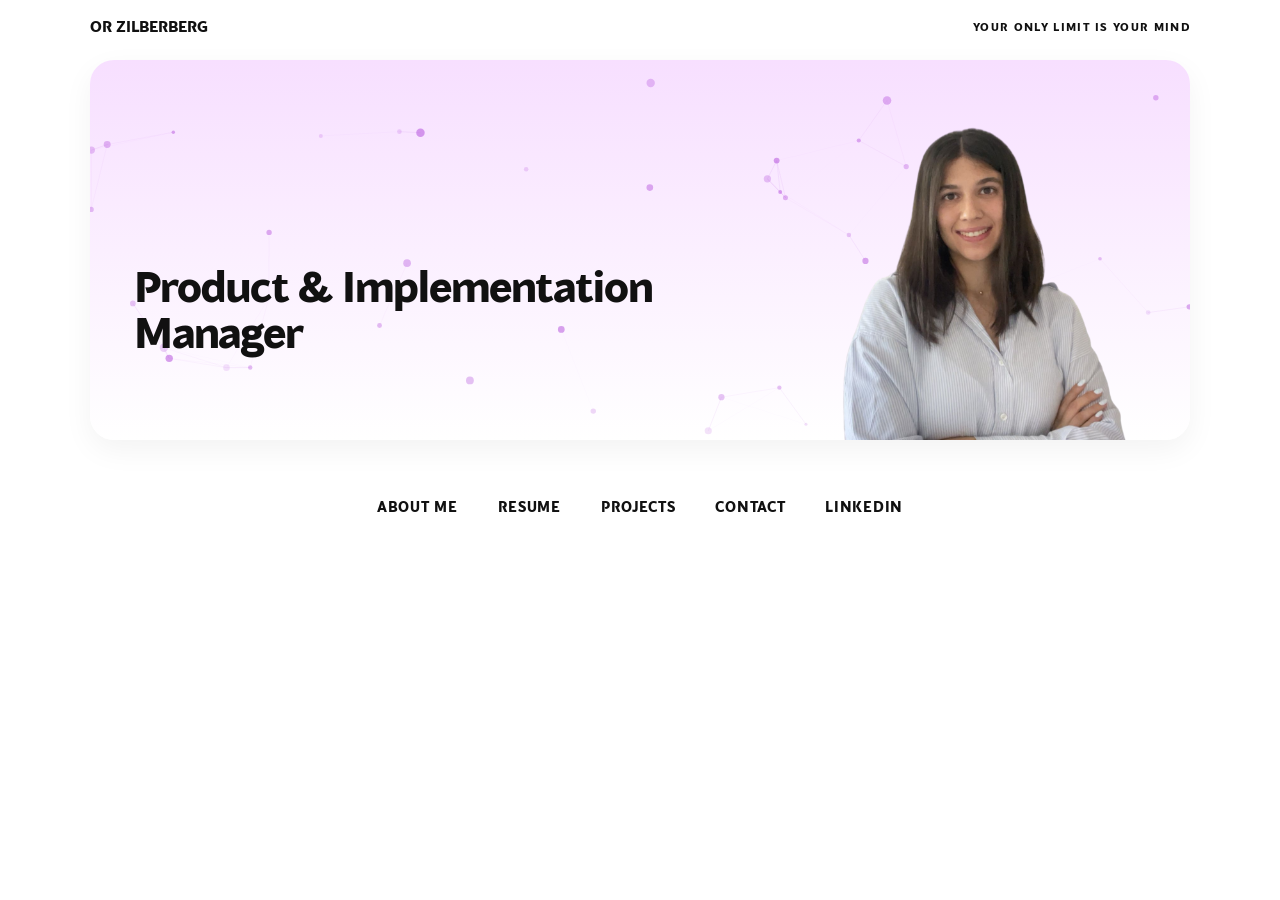
<file: index.html>
<!DOCTYPE html>
<html lang="he">
<head>
  <meta charset="UTF-8">
  <meta name="viewport" content="width=device-width, initial-scale=1.0">
  <title>Or Zilberberg | Portfolio</title>
  <!-- Google tag (gtag.js) -->
  <script async src="https://www.googletagmanager.com/gtag/js?id=G-SN2CH626FL"></script>
  <script>
    window.dataLayer = window.dataLayer || [];
    function gtag(){dataLayer.push(arguments);}
    gtag('js', new Date());
    gtag('config', 'G-SN2CH626FL');
  </script>
  <link rel="stylesheet" href="assets/css/base.css">
  <link rel="stylesheet" href="assets/css/index.css">
</head>
<body>

  <div class="wrapper">
    <header class="top-bar">
      <div class="logo">Or Zilberberg</div>
      <div class="tagline">YOUR ONLY LIMIT IS YOUR MIND</div>
    </header>

    <main class="card-body" id="hero-card">
      <canvas id="particles-canvas"></canvas>
      <div class="card-text">
        <h1>Product & Implementation Manager</h1>
      </div>
      <div class="card-image">
        <img src="assets/images/orzil.png" alt="Or Zilberberg">
      </div>
    </main>

    <nav class="footer-nav"></nav>
  </div>

  <script src="assets/js/page-transition.js"></script>
  <script src="assets/js/nav.js"></script>
  <script src="assets/js/particles-hero.js"></script>
</body>
</html>
</file>
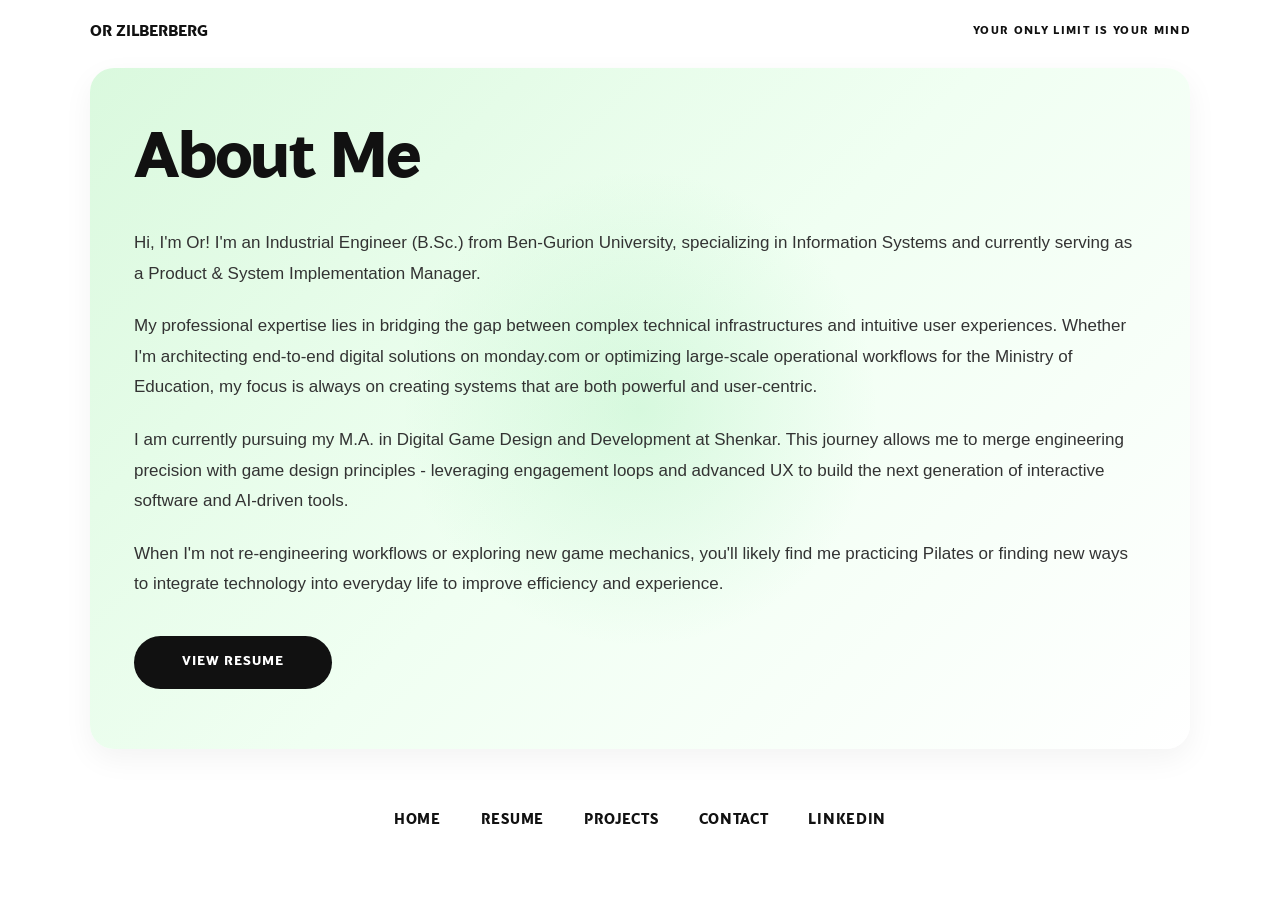
<file: public/about.html>
<!DOCTYPE html>
<html lang="he">
<head>
  <meta charset="UTF-8">
  <meta name="viewport" content="width=device-width, initial-scale=1.0">
  <title>About Me | Or Zilberberg</title>
  <!-- Google tag (gtag.js) -->
  <script async src="https://www.googletagmanager.com/gtag/js?id=G-SN2CH626FL"></script>
  <script>
    window.dataLayer = window.dataLayer || [];
    function gtag(){dataLayer.push(arguments);}
    gtag('js', new Date());
    gtag('config', 'G-SN2CH626FL');
  </script>
  <link rel="stylesheet" href="../assets/css/base.css">
  <link rel="stylesheet" href="../assets/css/about.css">
</head>
<body>

  <div class="wrapper">
    <header class="top-bar">
      <div class="logo">Or Zilberberg</div>
      <div class="tagline">YOUR ONLY LIMIT IS YOUR MIND</div>
    </header>

    <main class="card-about" id="about-card">
      <canvas id="about-canvas"></canvas>
      <div class="about-content">
        <h1 data-text="About Me">About Me</h1>
        <div class="bio-text">
          <p>Hi, I'm Or! I'm an Industrial Engineer (B.Sc.) from Ben-Gurion University, specializing in Information Systems and currently serving as a Product &amp; System Implementation Manager.</p>
          <p>My professional expertise lies in bridging the gap between complex technical infrastructures and intuitive user experiences. Whether I'm architecting end-to-end digital solutions on monday.com or optimizing large-scale operational workflows for the Ministry of Education, my focus is always on creating systems that are both powerful and user-centric.</p>
          <p>I am currently pursuing my M.A. in Digital Game Design and Development at Shenkar. This journey allows me to merge engineering precision with game design principles - leveraging engagement loops and advanced UX to build the next generation of interactive software and AI-driven tools.</p>
          <p>When I'm not re-engineering workflows or exploring new game mechanics, you'll likely find me practicing Pilates or finding new ways to integrate technology into everyday life to improve efficiency and experience.</p>
        </div>
        <div class="resume-btn-wrap">
          <a href="resume.html" class="btn-view-resume">View Resume</a>
        </div>
      </div>
    </main>

    <nav class="footer-nav"></nav>
  </div>

  <script src="../assets/js/page-transition.js"></script>
  <script src="../assets/js/nav.js"></script>
  <script src="../assets/js/about.js"></script>
</body>
</html>
</file>
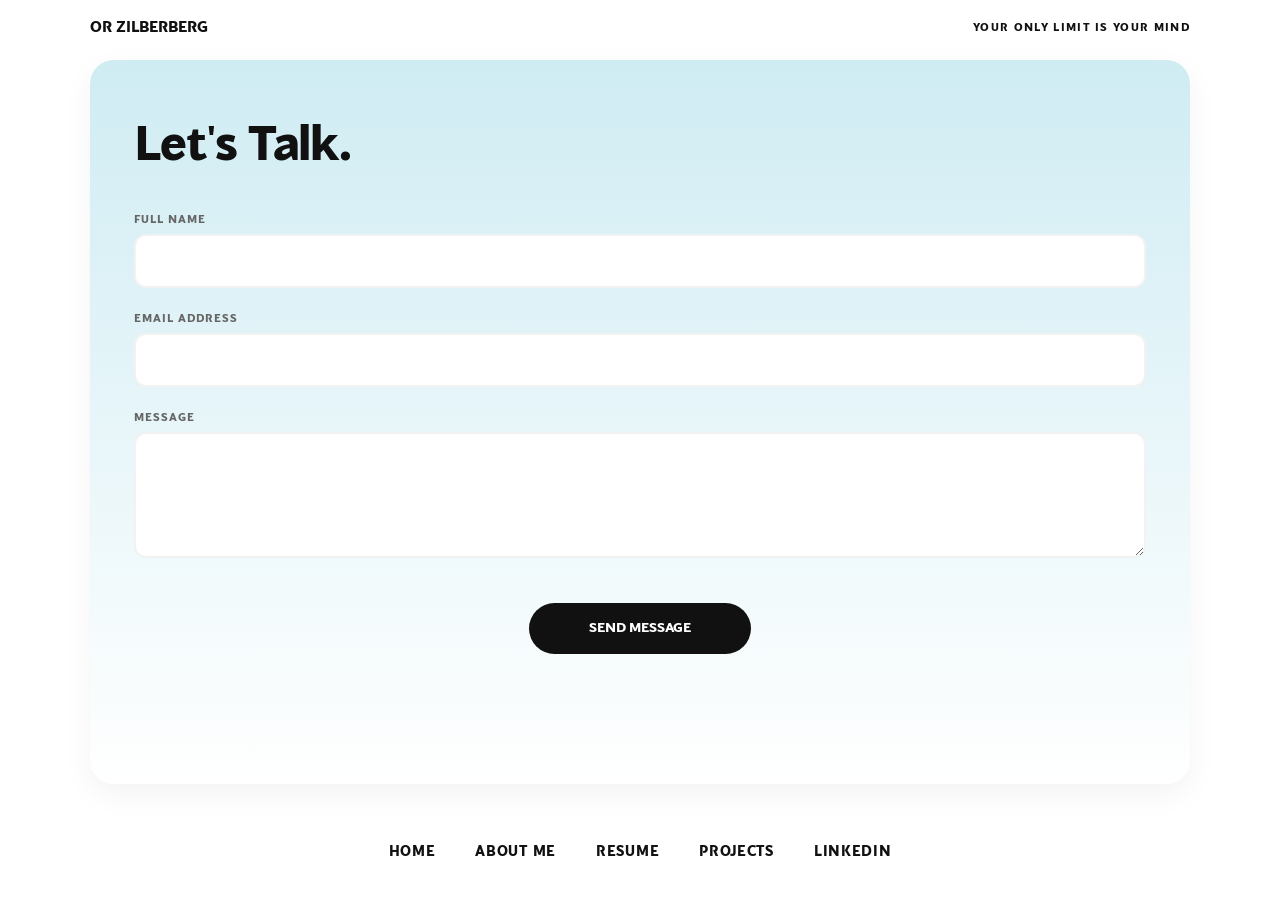
<file: public/contact.html>
<!DOCTYPE html>
<html lang="he">
<head>
  <meta charset="UTF-8">
  <meta name="viewport" content="width=device-width, initial-scale=1.0">
  <title>Contact | Or Zilberberg</title>
  <!-- Google tag (gtag.js) -->
  <script async src="https://www.googletagmanager.com/gtag/js?id=G-SN2CH626FL"></script>
  <script>
    window.dataLayer = window.dataLayer || [];
    function gtag(){dataLayer.push(arguments);}
    gtag('js', new Date());
    gtag('config', 'G-SN2CH626FL');
  </script>
  <link rel="stylesheet" href="../assets/css/base.css">
  <link rel="stylesheet" href="../assets/css/contact.css">
</head>
<body>

  <div class="wrapper">
    <header class="top-bar">
      <div class="logo">Or Zilberberg</div>
      <div class="tagline">YOUR ONLY LIMIT IS YOUR MIND</div>
    </header>

    <main class="card-contact">
      <div class="bubbles">
        <span></span><span></span><span></span><span></span><span></span>
        <span></span><span></span><span></span><span></span><span></span>
      </div>
      <h1>Let's Talk.</h1>

      <form class="contact-form" id="contactForm" action="https://formspree.io/f/xvzvyvgd" method="POST">
        <div class="form-group">
          <label>Full Name</label>
          <input type="text" name="name" required>
        </div>
        <div class="form-group">
          <label>Email Address</label>
          <input type="email" name="email" required>
        </div>
        <div class="form-group">
          <label>Message</label>
          <textarea name="message" rows="5" required></textarea>
        </div>
        <button type="submit" class="btn-send" id="submitBtn">Send Message</button>
      </form>
    </main>

    <nav class="footer-nav"></nav>
  </div>

  <div class="modal-overlay" id="modalOverlay">
    <div class="modal-content">
      <h3>Message Sent! ✨</h3>
      <p>Thanks for reaching out. I'll get back to you soon.</p>
      <button class="btn-close" id="closeModal">Got it</button>
    </div>
  </div>

  <script src="../assets/js/page-transition.js"></script>
  <script src="../assets/js/nav.js"></script>
  <script src="../assets/js/contact.js"></script>
</body>
</html>
</file>
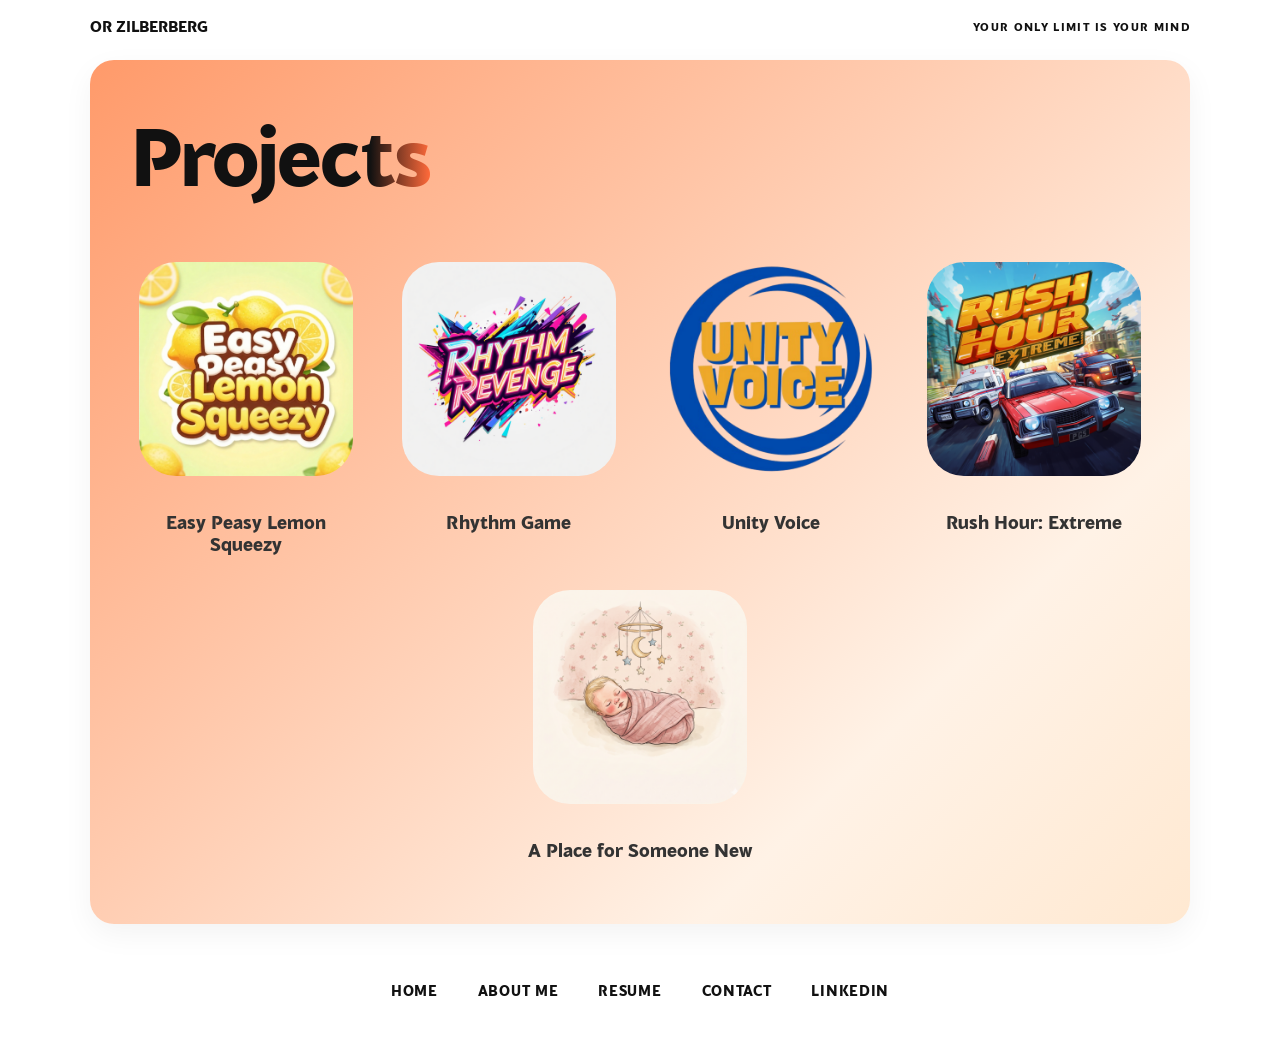
<file: public/projects.html>
<!DOCTYPE html>
<html lang="he">
<head>
  <meta charset="UTF-8">
  <meta name="viewport" content="width=device-width, initial-scale=1.0">
  <title>Projects | Or Zilberberg</title>
  <!-- Google tag (gtag.js) -->
  <script async src="https://www.googletagmanager.com/gtag/js?id=G-SN2CH626FL"></script>
  <script>
    window.dataLayer = window.dataLayer || [];
    function gtag(){dataLayer.push(arguments);}
    gtag('js', new Date());
    gtag('config', 'G-SN2CH626FL');
  </script>
  <link rel="stylesheet" href="../assets/css/base.css">
  <link rel="stylesheet" href="../assets/css/projects.css">
</head>
<body>

  <div class="wrapper">
    <header class="top-bar">
      <div class="logo">Or Zilberberg</div>
      <div class="tagline">YOUR ONLY LIMIT IS YOUR MIND</div>
    </header>

    <main class="projects-container">
      <h1>Projects</h1>

      <div class="projects-grid">
        <a href="projects/‏‏project-lemon.html" class="project-card">
          <div class="card-glow"></div>
          <img src="../assets/images/EasyPeasyLemonSqueezy.png" alt="Easy Peasy Lemon Squeezy">
          <h3>Easy Peasy Lemon Squeezy</h3>
        </a>

        <a href="projects/‏‏‏‏project-rhythm.html" class="project-card">
          <div class="card-glow"></div>
          <img src="../assets/images/RhythmGame.png" class="rhythm-img" alt="Rhythm Game">
          <h3>Rhythm Game</h3>
        </a>

        <a href="./projects/project-unityvoice.html" class="project-card">
          <div class="card-glow"></div>
          <img src="../assets/images/unityvoice.png" alt="Unity Voice">
          <h3>Unity Voice</h3>
        </a>

        <a href="projects/project-rushhour.html" class="project-card">
          <div class="card-glow"></div>
          <img src="../assets/images/Rush Hour Extreme.png" alt="Rush Hour Extreme">
          <h3>Rush Hour: Extreme</h3>
        </a>

        <a href="projects/project-newplace.html" class="project-card">
          <div class="card-glow"></div>
          <img src="../assets/images/APlaceForSomeoneNew.png" alt="A Place for Someone New">
          <h3>A Place for Someone New</h3>
        </a>
      </div>
    </main>

    <nav class="footer-nav"></nav>
  </div>

  <script src="../assets/js/page-transition.js"></script>
  <script src="../assets/js/nav.js"></script>
  <script src="../assets/js/projects.js"></script>
</body>
</html>
</file>
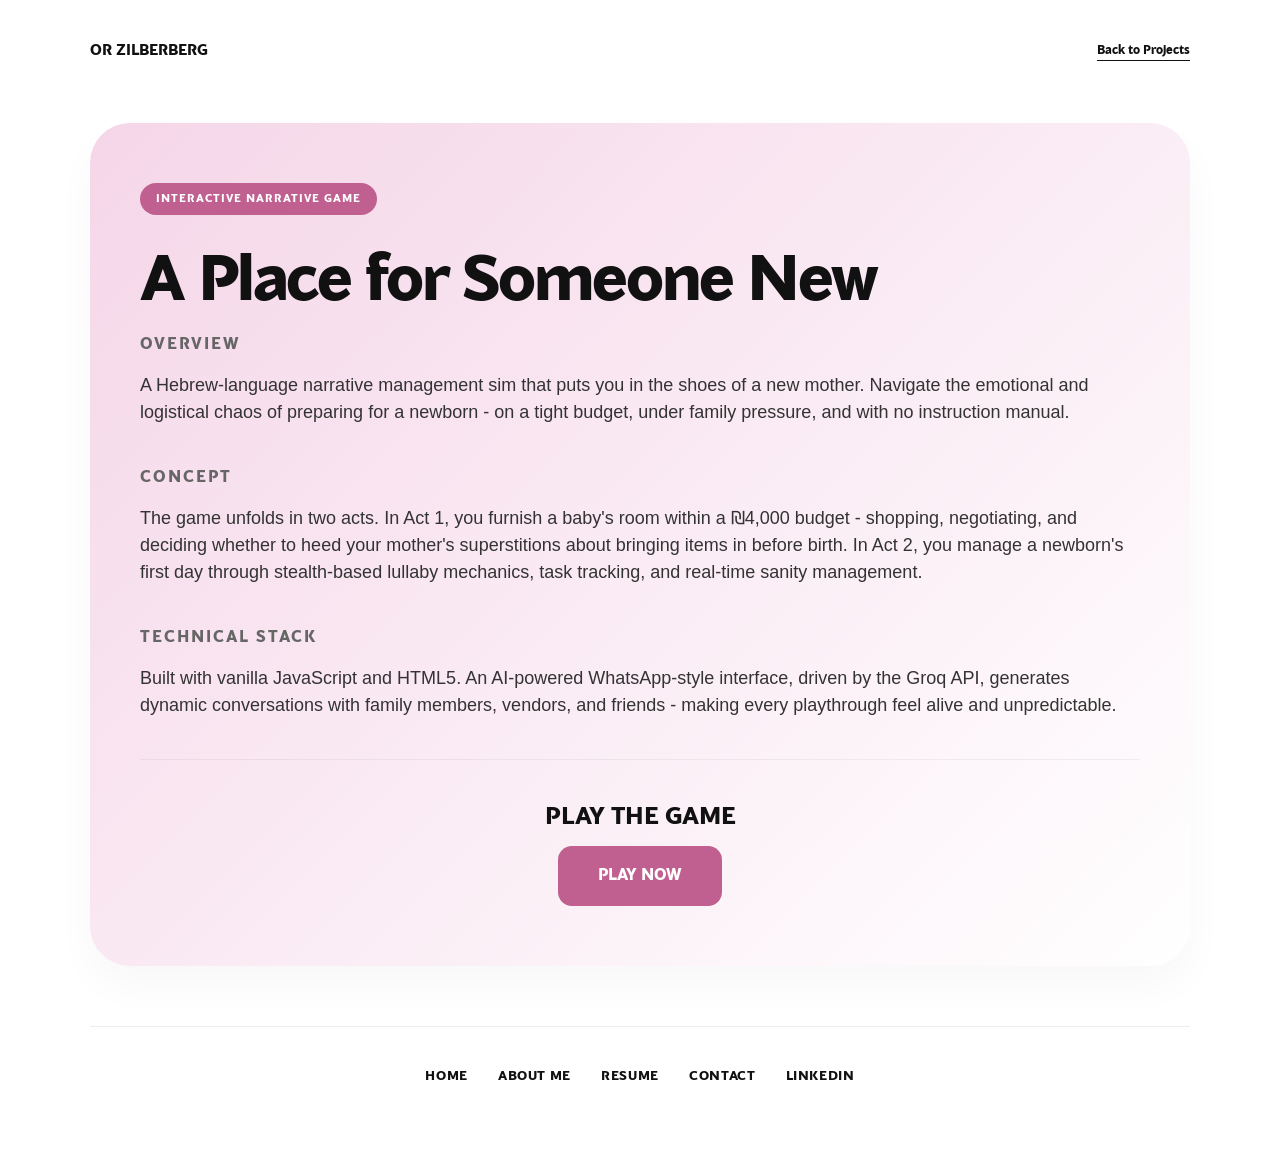
<file: public/projects/project-newplace.html>
<!DOCTYPE html>
<html lang="en">
<head>
  <meta charset="UTF-8">
  <meta name="viewport" content="width=device-width, initial-scale=1.0">
  <title>A Place for Someone New | Case Study</title>
  <!-- Google tag (gtag.js) -->
  <script async src="https://www.googletagmanager.com/gtag/js?id=G-SN2CH626FL"></script>
  <script>
    window.dataLayer = window.dataLayer || [];
    function gtag(){dataLayer.push(arguments);}
    gtag('js', new Date());
    gtag('config', 'G-SN2CH626FL');
  </script>
  <link rel="stylesheet" href="../../assets/css/base.css">
  <link rel="stylesheet" href="../../assets/css/project-newplace.css">
</head>
<body>

  <div class="wrapper">
    <header class="top-bar">
      <div class="logo">OR ZILBERBERG</div>
      <a href="../projects.html" class="back-link">Back to Projects</a>
    </header>

    <main class="project-content">
      <div class="heart-field">
        <span>&#x2665;</span><span>&#x2665;</span><span>&#x2665;</span><span>&#x2665;</span>
        <span>&#x2665;</span><span>&#x2665;</span><span>&#x2665;</span>
      </div>
      <div class="project-info">
        <span class="badge">Interactive Narrative Game</span>
        <h1>A Place for Someone New</h1>

        <div class="section">
          <h2>Overview</h2>
          <p>A Hebrew-language narrative management sim that puts you in the shoes of a new mother. Navigate the emotional and logistical chaos of preparing for a newborn - on a tight budget, under family pressure, and with no instruction manual.</p>
        </div>

        <div class="section">
          <h2>Concept</h2>
          <p>The game unfolds in two acts. In Act 1, you furnish a baby's room within a ₪4,000 budget - shopping, negotiating, and deciding whether to heed your mother's superstitions about bringing items in before birth. In Act 2, you manage a newborn's first day through stealth-based lullaby mechanics, task tracking, and real-time sanity management.</p>
        </div>

        <div class="section">
          <h2>Technical Stack</h2>
          <p>Built with vanilla JavaScript and HTML5. An AI-powered WhatsApp-style interface, driven by the Groq API, generates dynamic conversations with family members, vendors, and friends - making every playthrough feel alive and unpredictable.</p>
        </div>

        <div class="cta-area">
          <h2>Play the Game</h2>
          <a href="https://a-place-for-someone-new.vercel.app/" target="_blank" class="btn-demo">Play Now</a>
        </div>
      </div>
    </main>

    <nav class="footer-nav"></nav>
  </div>

  <script src="../../assets/js/page-transition.js"></script>
  <script src="../../assets/js/nav.js"></script>
</body>
</html>
</file>
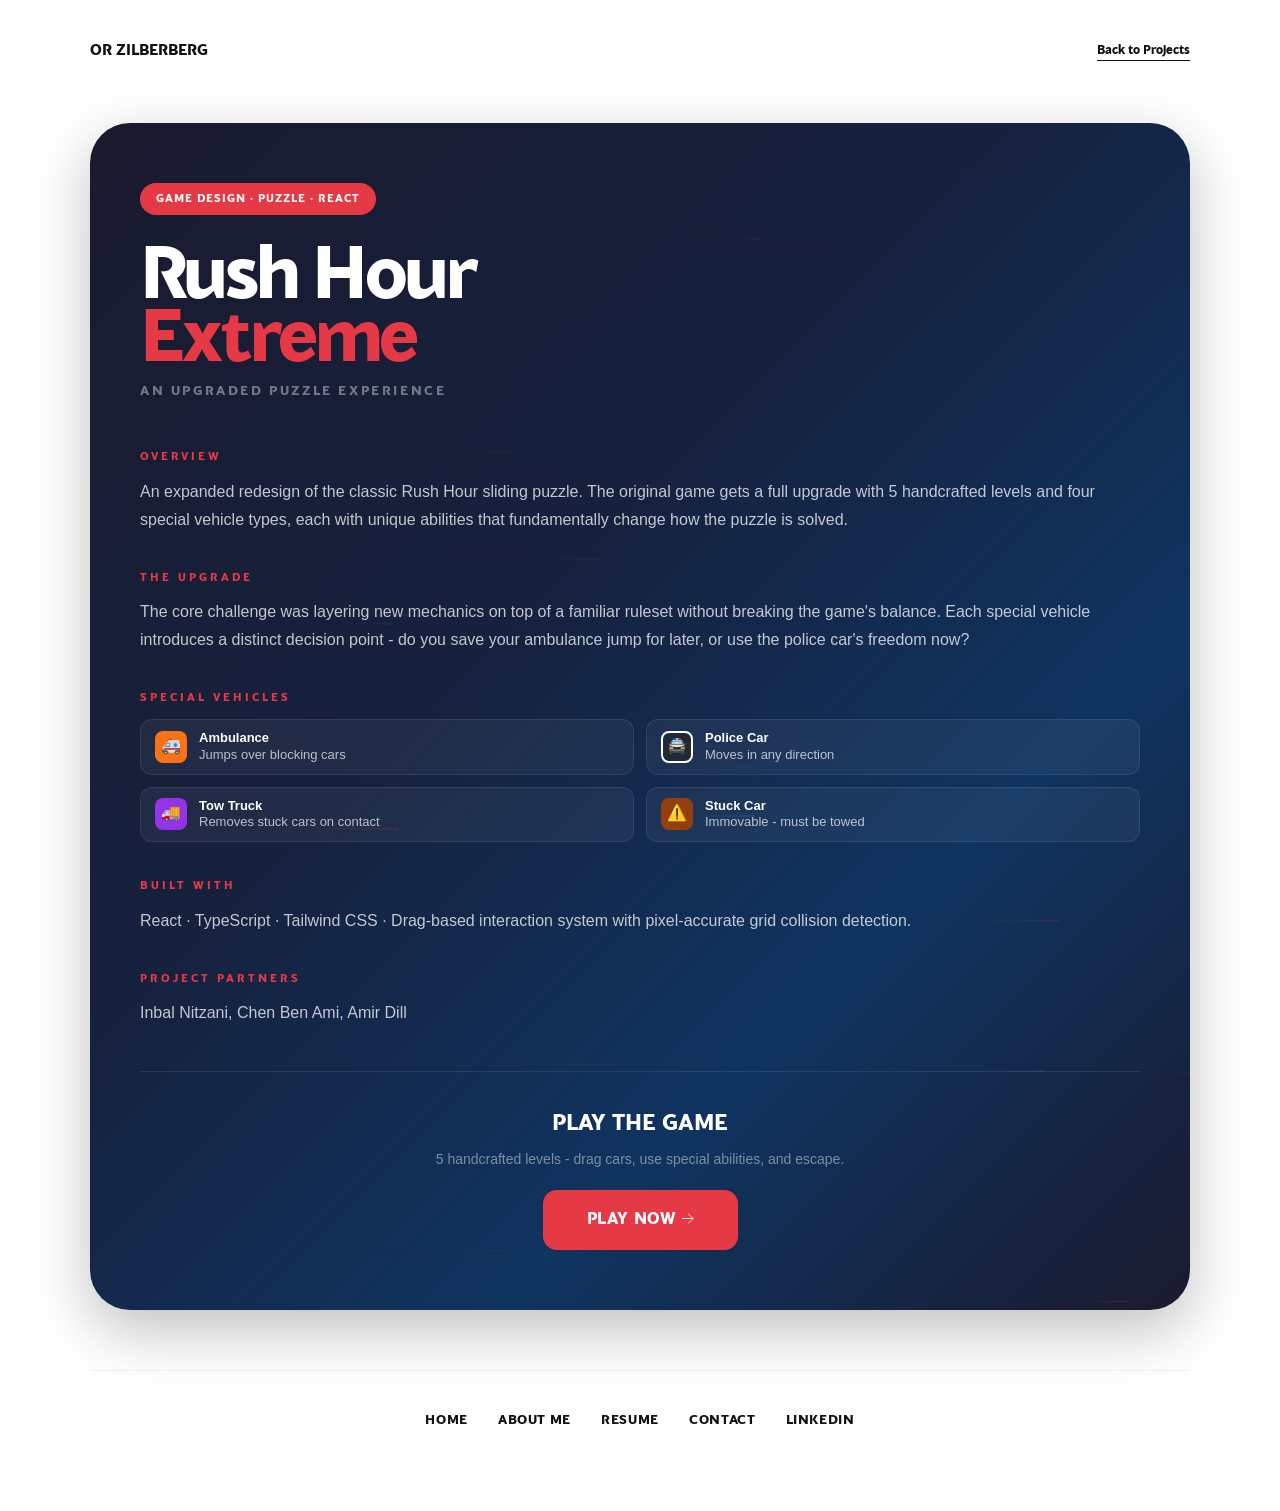
<file: public/projects/project-rushhour.html>
<!DOCTYPE html>
<html lang="en">
<head>
  <meta charset="UTF-8">
  <meta name="viewport" content="width=device-width, initial-scale=1.0">
  <title>Rush Hour: Extreme | Or Zilberberg</title>
  <!-- Google tag (gtag.js) -->
  <script async src="https://www.googletagmanager.com/gtag/js?id=G-SN2CH626FL"></script>
  <script>
    window.dataLayer = window.dataLayer || [];
    function gtag(){dataLayer.push(arguments);}
    gtag('js', new Date());
    gtag('config', 'G-SN2CH626FL');
  </script>
  <link rel="stylesheet" href="../../assets/css/base.css">
  <link rel="stylesheet" href="../../assets/css/project-rushhour.css">
</head>
<body>

  <div class="wrapper">
    <header class="top-bar">
      <div class="logo">OR ZILBERBERG</div>
      <a href="../projects.html" class="back-link">Back to Projects</a>
    </header>

    <main class="project-content" id="rh-card">
      <canvas id="streak-canvas"></canvas>

      <div class="project-info">
        <span class="badge">Game Design · Puzzle · React</span>
        <h1>Rush Hour<br><span>Extreme</span></h1>
        <p class="subtitle">An Upgraded Puzzle Experience</p>

        <div class="project-body">
          <div class="project-text">

            <div class="section">
              <h2>Overview</h2>
              <p>An expanded redesign of the classic Rush Hour sliding puzzle. The original game gets a full upgrade with 5 handcrafted levels and four special vehicle types, each with unique abilities that fundamentally change how the puzzle is solved.</p>
            </div>

            <div class="section">
              <h2>The Upgrade</h2>
              <p>The core challenge was layering new mechanics on top of a familiar ruleset without breaking the game's balance. Each special vehicle introduces a distinct decision point - do you save your ambulance jump for later, or use the police car's freedom now?</p>
            </div>

            <div class="section">
              <h2>Special Vehicles</h2>
              <div class="cars-grid">
                <div class="car-item">
                  <div class="car-dot" style="background:#F97316;">🚑</div>
                  <span><strong style="color:#fff;">Ambulance</strong><br>Jumps over blocking cars</span>
                </div>
                <div class="car-item">
                  <div class="car-dot" style="background:#1F2937; border: 2px solid #fff;">🚔</div>
                  <span><strong style="color:#fff;">Police Car</strong><br>Moves in any direction</span>
                </div>
                <div class="car-item">
                  <div class="car-dot" style="background:#9333EA;">🚚</div>
                  <span><strong style="color:#fff;">Tow Truck</strong><br>Removes stuck cars on contact</span>
                </div>
                <div class="car-item">
                  <div class="car-dot" style="background:#92400E;">⚠️</div>
                  <span><strong style="color:#fff;">Stuck Car</strong><br>Immovable - must be towed</span>
                </div>
              </div>
            </div>

            <div class="section">
              <h2>Built With</h2>
              <p>React · TypeScript · Tailwind CSS · Drag-based interaction system with pixel-accurate grid collision detection.</p>
            </div>

            <div class="section">
              <h2>Project partners</h2>
              <p>Inbal Nitzani, Chen Ben Ami, Amir Dill</p>
            </div>

          </div>
        </div>

        <div class="cta-area">
          <h2>Play the Game</h2>
          <p>5 handcrafted levels - drag cars, use special abilities, and escape.</p>
          <a href="rush-hour-game.html" class="btn-demo">Play Now →</a>
        </div>
      </div>
    </main>

    <nav class="footer-nav"></nav>
  </div>

  <script src="../../assets/js/page-transition.js"></script>
  <script src="../../assets/js/nav.js"></script>
  <script src="../../assets/js/streak-canvas.js"></script>
</body>
</html>
</file>
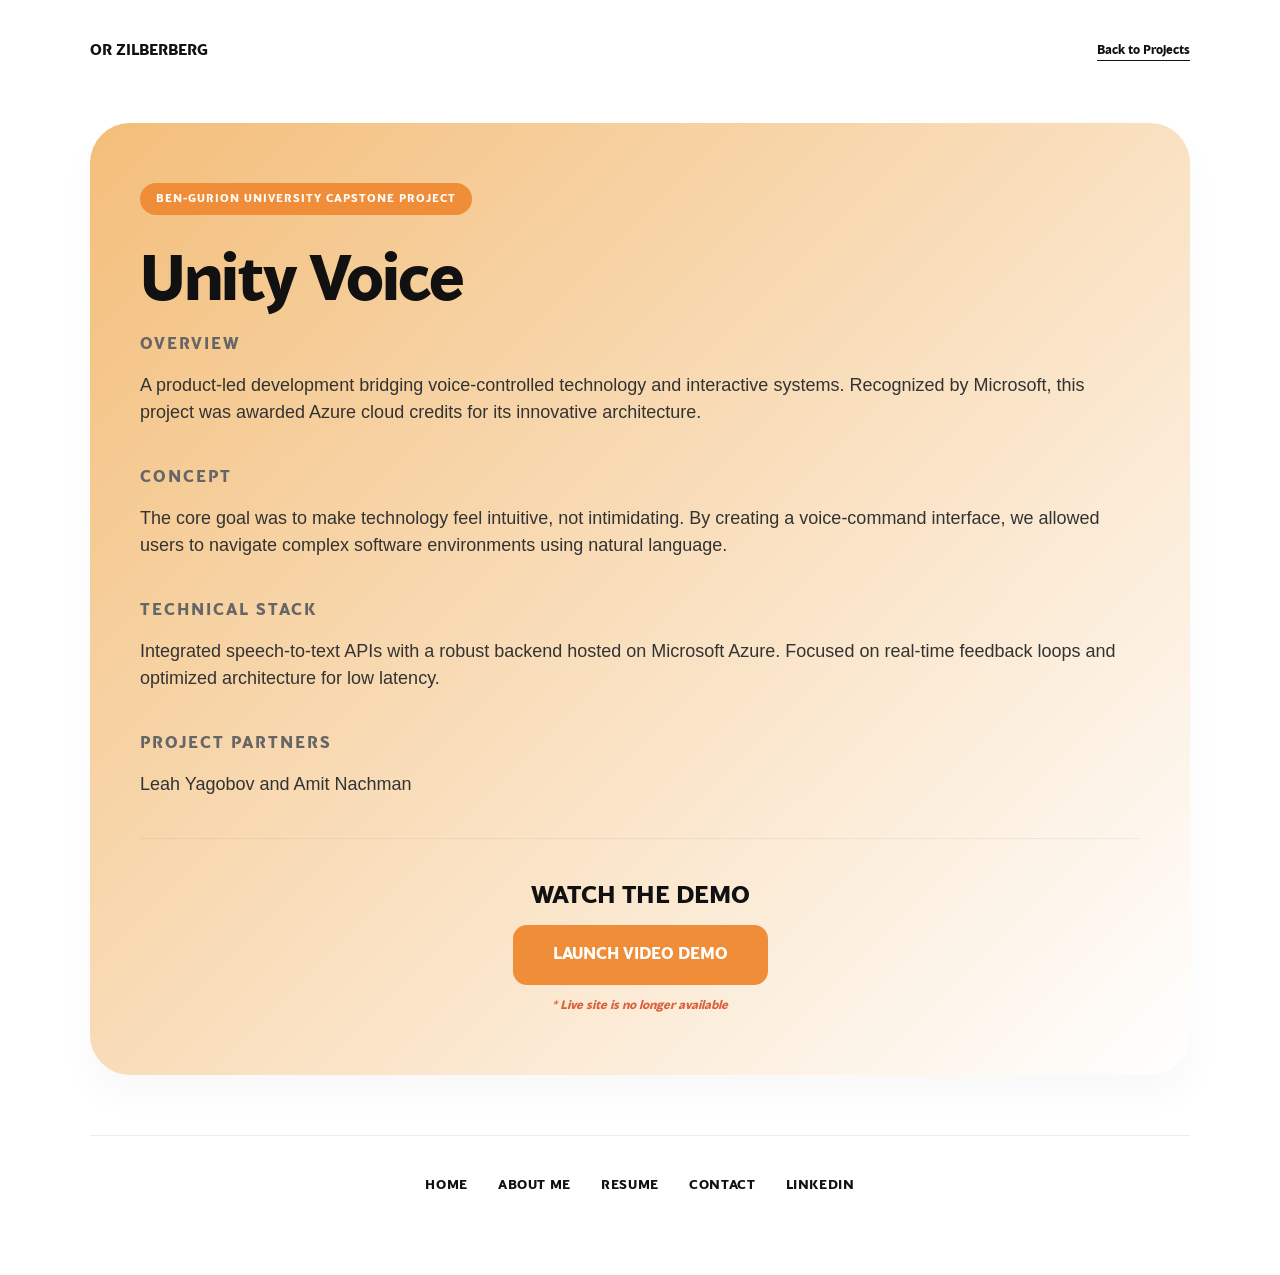
<file: public/projects/project-unityvoice.html>
<!DOCTYPE html>
<html lang="en">
<head>
  <meta charset="UTF-8">
  <meta name="viewport" content="width=device-width, initial-scale=1.0">
  <title>Unity Voice</title>
  <!-- Google tag (gtag.js) -->
  <script async src="https://www.googletagmanager.com/gtag/js?id=G-SN2CH626FL"></script>
  <script>
    window.dataLayer = window.dataLayer || [];
    function gtag(){dataLayer.push(arguments);}
    gtag('js', new Date());
    gtag('config', 'G-SN2CH626FL');
  </script>
  <link rel="stylesheet" href="../../assets/css/base.css">
  <link rel="stylesheet" href="../../assets/css/project-unityvoice.css">
</head>
<body>

  <div class="wrapper">
    <header class="top-bar">
      <div class="logo">OR ZILBERBERG</div>
      <a href="../projects.html" class="back-link">Back to Projects</a>
    </header>

    <main class="project-content">
      <div class="star-field">
        <span>&#x2721;</span><span>&#x2721;</span><span>&#x2721;</span><span>&#x2721;</span>
        <span>&#x2721;</span><span>&#x2721;</span><span>&#x2721;</span>
      </div>
      <div class="project-info">
        <span class="badge">Ben-Gurion University Capstone Project</span>
        <h1>Unity Voice</h1>

        <div class="section">
          <h2>Overview</h2>
          <p>A product-led development bridging voice-controlled technology and interactive systems. Recognized by Microsoft, this project was awarded Azure cloud credits for its innovative architecture.</p>
        </div>

        <div class="section">
          <h2>Concept</h2>
          <p>The core goal was to make technology feel intuitive, not intimidating. By creating a voice-command interface, we allowed users to navigate complex software environments using natural language.</p>
        </div>

        <div class="section">
          <h2>Technical Stack</h2>
          <p>Integrated speech-to-text APIs with a robust backend hosted on Microsoft Azure. Focused on real-time feedback loops and optimized architecture for low latency.</p>
        </div>
<div class="section">
              <h2>Project partners</h2>
              <p>Leah Yagobov and Amit Nachman</p>
            </div>
        <div class="cta-area">
          <h2>Watch the Demo</h2>
          <a href="https://www.loom.com/share/1496219bf4284d9b83c069893bf24d1d" target="_blank" class="btn-demo">Launch Video Demo</a>
          <span class="status-tag">* Live site is no longer available</span>
        </div>
      </div>
    </main>

    <nav class="footer-nav"></nav>
  </div>

  <script src="../../assets/js/page-transition.js"></script>
  <script src="../../assets/js/nav.js"></script>
</body>
</html>
</file>
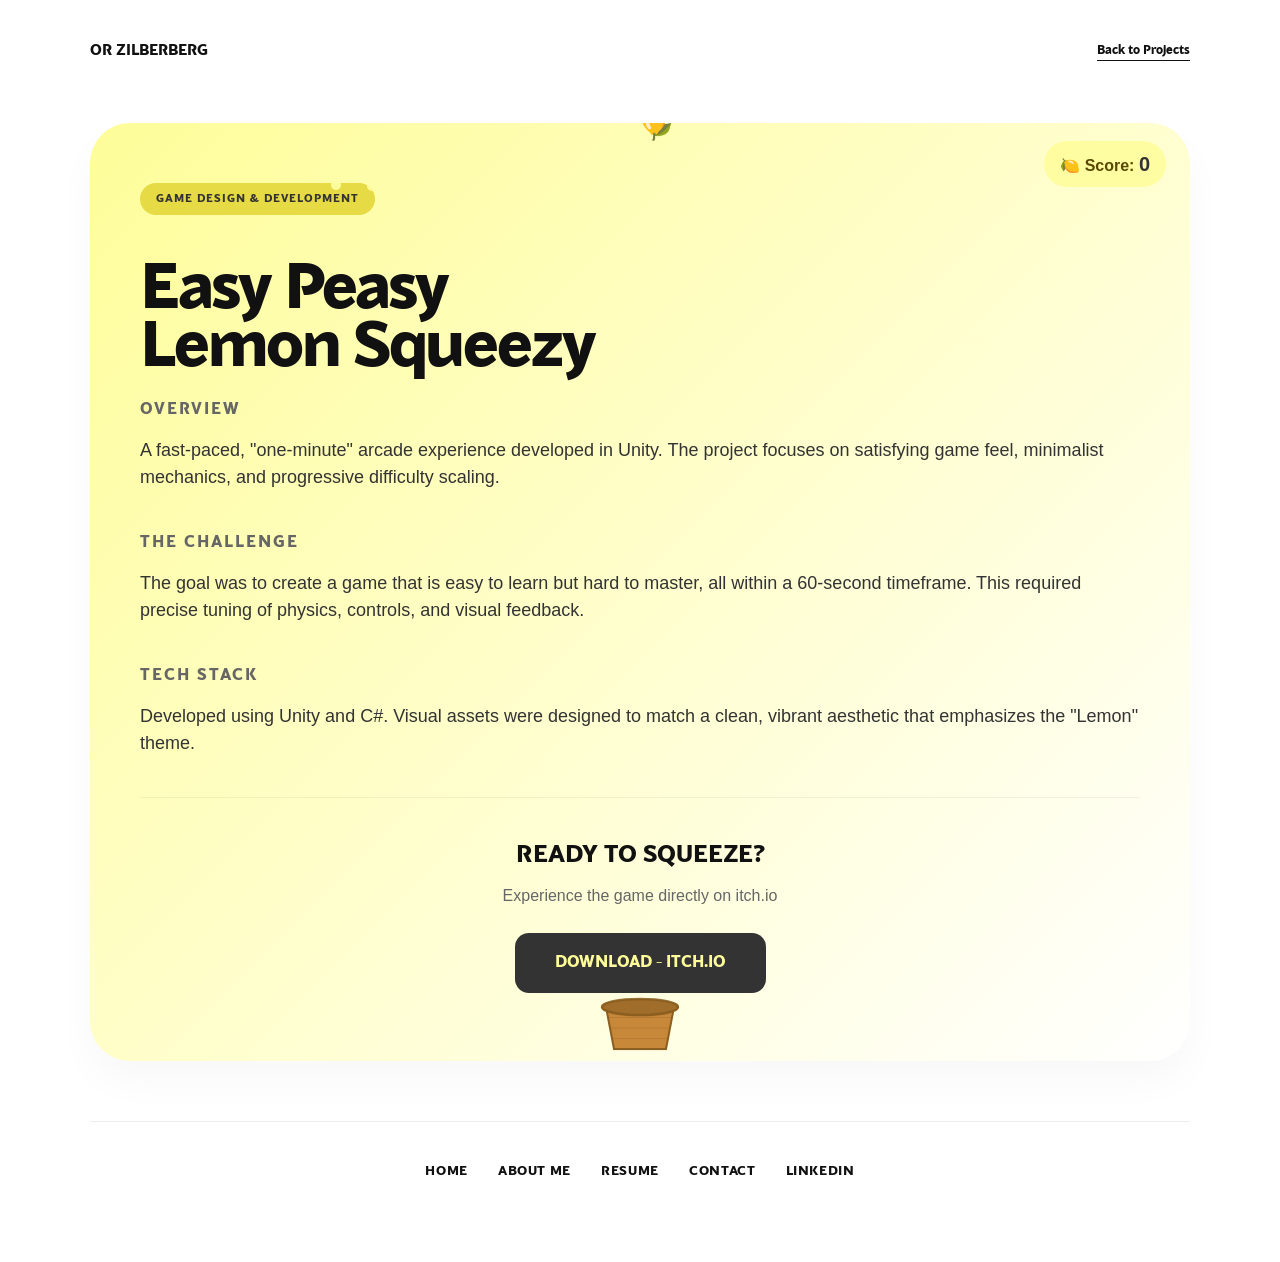
<file: public/projects/‏‏project-lemon.html>
<!DOCTYPE html>
<html lang="en">
<head>
  <meta charset="UTF-8">
  <meta name="viewport" content="width=device-width, initial-scale=1.0">
  <title>Easy Peasy Lemon Squeezy | Game Design</title>
  <!-- Google tag (gtag.js) -->
  <script async src="https://www.googletagmanager.com/gtag/js?id=G-SN2CH626FL"></script>
  <script>
    window.dataLayer = window.dataLayer || [];
    function gtag(){dataLayer.push(arguments);}
    gtag('js', new Date());
    gtag('config', 'G-SN2CH626FL');
  </script>
  <link rel="stylesheet" href="../../assets/css/base.css">
  <link rel="stylesheet" href="../../assets/css/project-lemon.css">
</head>
<body>

  <div class="wrapper">
    <header class="top-bar">
      <div class="logo">OR ZILBERBERG</div>
      <a href="../projects.html" class="back-link">Back to Projects</a>
    </header>

    <main class="project-content" id="gameCard">
      <canvas id="gameCanvas"></canvas>
      <div class="score-badge">&#x1F34B; Score: <span id="gameScore">0</span></div>

      <div class="project-info">
        <span class="badge">Game Design & Development</span>
        <h1>Easy Peasy<br>Lemon Squeezy</h1>

        <div class="section">
          <h2>Overview</h2>
          <p>A fast-paced, "one-minute" arcade experience developed in Unity. The project focuses on satisfying game feel, minimalist mechanics, and progressive difficulty scaling.</p>
        </div>

        <div class="section">
          <h2>The Challenge</h2>
          <p>The goal was to create a game that is easy to learn but hard to master, all within a 60-second timeframe. This required precise tuning of physics, controls, and visual feedback.</p>
        </div>

        <div class="section">
          <h2>Tech Stack</h2>
          <p>Developed using Unity and C#. Visual assets were designed to match a clean, vibrant aesthetic that emphasizes the "Lemon" theme.</p>
        </div>

        <div class="cta-area">
          <h2>Ready to Squeeze?</h2>
          <p>Experience the game directly on itch.io</p>
          <a href="https://orzil.itch.io/easy-peasy-lemon-squeezy" target="_blank" class="btn-play">Download - itch.io</a>
        </div>
      </div>
    </main>

    <nav class="footer-nav"></nav>
  </div>

  <script src="../../assets/js/page-transition.js"></script>
  <script src="../../assets/js/nav.js"></script>
  <script src="../../assets/js/lemon-game.js"></script>
</body>
</html>
</file>
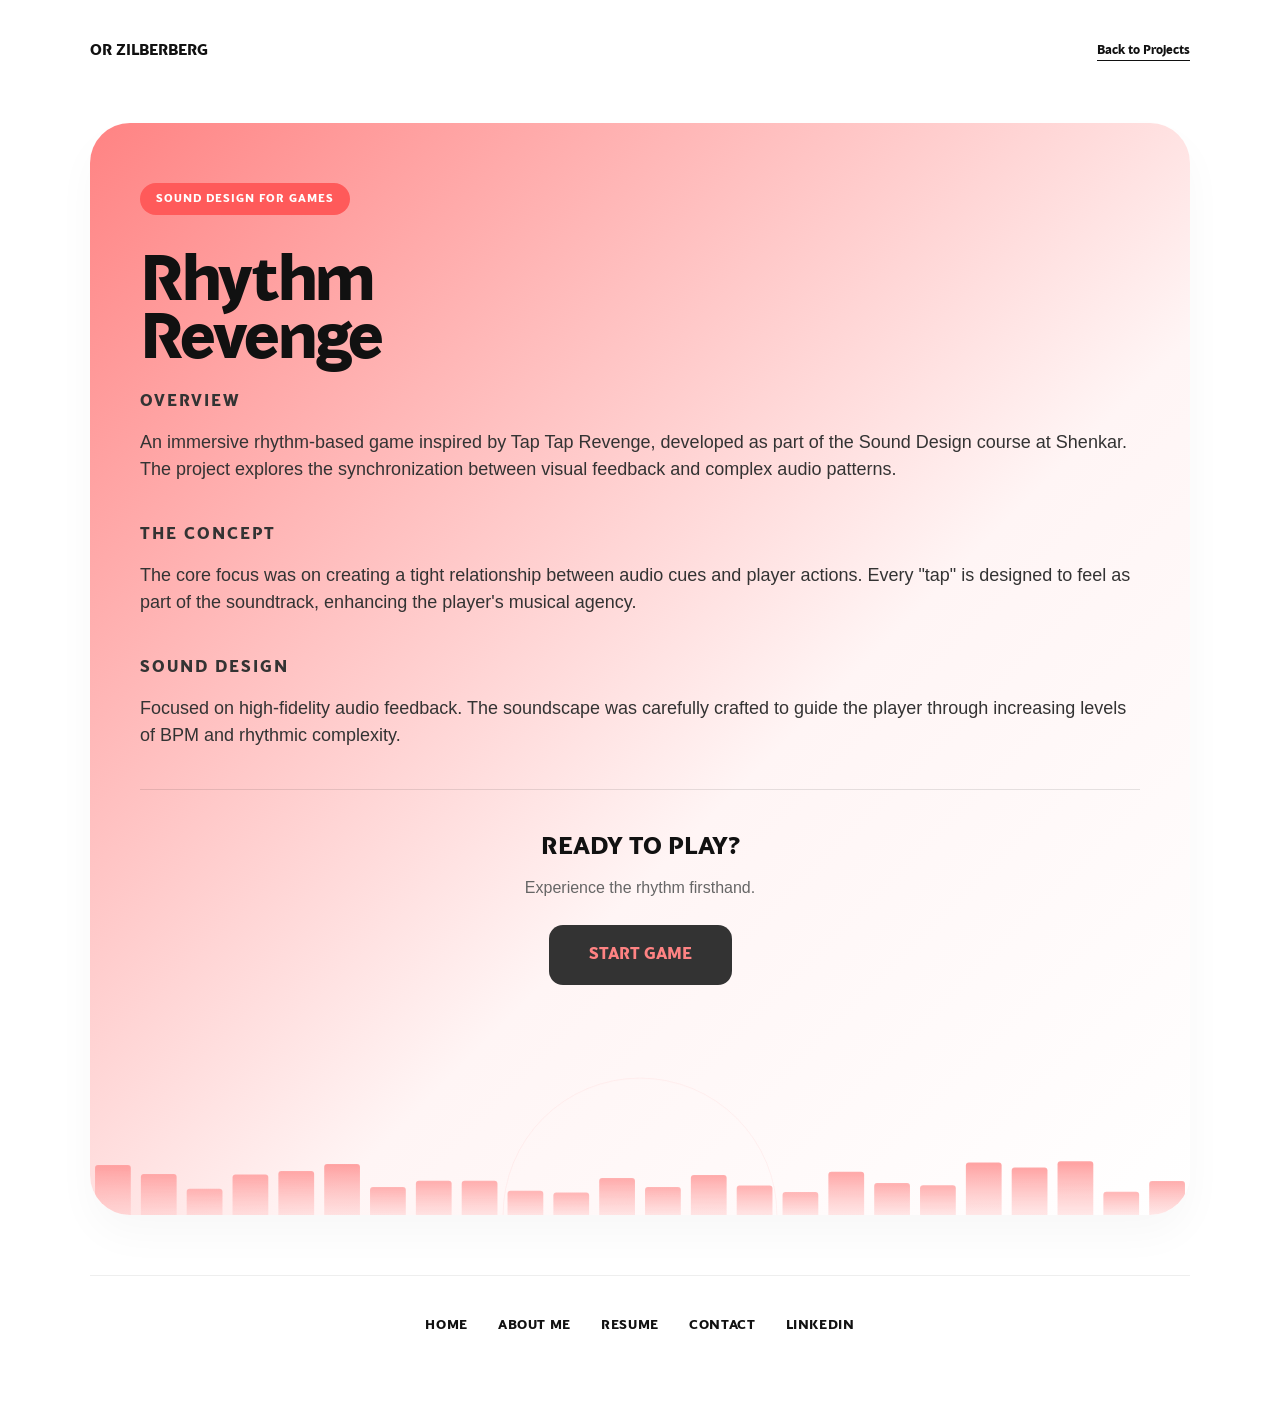
<file: public/projects/‏‏‏‏project-rhythm.html>
<!DOCTYPE html>
<html lang="en">
<head>
  <meta charset="UTF-8">
  <meta name="viewport" content="width=device-width, initial-scale=1.0">
  <title>Rhythm Game | Sound Design Project</title>
  <!-- Google tag (gtag.js) -->
  <script async src="https://www.googletagmanager.com/gtag/js?id=G-SN2CH626FL"></script>
  <script>
    window.dataLayer = window.dataLayer || [];
    function gtag(){dataLayer.push(arguments);}
    gtag('js', new Date());
    gtag('config', 'G-SN2CH626FL');
  </script>
  <link rel="stylesheet" href="../../assets/css/base.css">
  <link rel="stylesheet" href="../../assets/css/project-rhythm.css">
</head>
<body>

  <div class="wrapper">
    <header class="top-bar">
      <div class="logo">OR ZILBERBERG</div>
      <a href="../projects.html" class="back-link">Back to Projects</a>
    </header>

    <main class="project-content" id="rhythm-card">
      <canvas id="rhythm-canvas"></canvas>
      <div class="project-info">
        <span class="badge">Sound Design for Games</span>
        <h1>Rhythm<br>Revenge</h1>

        <div class="section">
          <h2>Overview</h2>
          <p>An immersive rhythm-based game inspired by Tap Tap Revenge, developed as part of the Sound Design course at Shenkar. The project explores the synchronization between visual feedback and complex audio patterns.</p>
        </div>

        <div class="section">
          <h2>The Concept</h2>
          <p>The core focus was on creating a tight relationship between audio cues and player actions. Every "tap" is designed to feel as part of the soundtrack, enhancing the player's musical agency.</p>
        </div>

        <div class="section">
          <h2>Sound Design</h2>
          <p>Focused on high-fidelity audio feedback. The soundscape was carefully crafted to guide the player through increasing levels of BPM and rhythmic complexity.</p>
        </div>

        <div class="cta-area">
          <h2>Ready to Play?</h2>
          <p>Experience the rhythm firsthand.</p>
          <a href="https://orzilbe.github.io/sound-course-project/" class="btn-action" target="_blank">Start Game</a>
        </div>
      </div>
    </main>

    <nav class="footer-nav"></nav>
  </div>

  <script src="../../assets/js/page-transition.js"></script>
  <script src="../../assets/js/nav.js"></script>
  <script src="../../assets/js/rhythm-canvas.js"></script>
</body>
</html>
</file>
<file: assets/css/base.css>
@font-face {
  font-family: 'Blacker Sans Pro';
  src: url('../fonts/blacker_sans/Blacker-Sans-Extrabold-trial.ttf') format('truetype');
  font-weight: 800;
  font-style: normal;
}

* { box-sizing: border-box; margin: 0; padding: 0; }

body {
  font-family: 'Blacker Sans Pro', sans-serif;
  background: #ffffff;
  color: #111;
  display: flex;
  flex-direction: column;
  min-height: 100vh;
}

.wrapper {
  max-width: 1100px;
  margin: 0 auto;
  flex: 1;
  width: 100%;
}

.top-bar {
  display: flex;
  justify-content: space-between;
  align-items: center;
  margin-bottom: 24px;
}

.logo {
  font-size: 15px;
  font-weight: 800;
  text-transform: uppercase;
  text-decoration: none;
  color: inherit;
}

.tagline {
  font-size: 11px;
  font-weight: 600;
  letter-spacing: 0.12em;
  text-transform: uppercase;
}

.back-link {
  text-decoration: none;
  color: #111;
  border-bottom: 1px solid #111;
  font-size: 12px;
}

.footer-nav {
  margin-top: 40px;
  display: flex;
  justify-content: center;
  gap: 40px;
  padding: 20px 0;
}

.footer-nav a {
  font-size: 14px;
  font-weight: 800;
  text-decoration: none;
  color: #111;
  text-transform: uppercase;
  letter-spacing: 0.05em;
  transition: opacity 0.2s ease;
}

.footer-nav a:hover {
  opacity: 0.6;
}
</file>
<file: assets/css/index.css>
body { padding: 20px; }

.card-body {
  background: linear-gradient(to bottom, #f7dfff, #ffffff);
  border-radius: 24px;
  display: flex;
  align-items: flex-end;
  overflow: hidden;
  min-height: 380px;
  padding: 60px 44px 0 44px;
  box-shadow: 0 10px 30px rgba(0,0,0,0.05);
  position: relative;
}

#particles-canvas {
  position: absolute;
  top: 0; left: 0;
  width: 100%; height: 100%;
  pointer-events: none;
  z-index: 0;
}

.card-text, .card-image {
  position: relative;
  z-index: 1;
}

.card-text {
  flex: 1;
  padding-bottom: 60px;
}

.card-text h1 {
  font-size: 42px;
  font-weight: 800;
  line-height: 1.1;
  margin-bottom: 20px;
  letter-spacing: -1px;
}

.card-image {
  width: 320px;
  flex-shrink: 0;
  align-self: flex-end;
}

.card-image img {
  width: 100%;
  display: block;
  object-fit: cover;
}

@media (max-width: 768px) {
  .card-body {
    flex-direction: column;
    padding: 40px 24px 0 24px;
    align-items: center;
    text-align: center;
  }
  .card-image { width: 100%; max-width: 280px; }
  .footer-nav { gap: 20px; flex-wrap: wrap; }
}
</file>
<file: assets/css/about.css>
body {
  padding: 20px;
  line-height: 1.6;
}

.card-about {
  background: linear-gradient(135deg, #DAF9DE 0%, #f0fff2 50%, #ffffff 100%);
  border-radius: 24px;
  padding: 60px 44px;
  box-shadow: 0 10px 30px rgba(0,0,0,0.05);
  position: relative;
  overflow: hidden;
  transform-style: preserve-3d;
  transition: box-shadow 0.3s ease;
}

.card-about::before {
  content: '';
  position: absolute;
  inset: 0;
  border-radius: 24px;
  background: radial-gradient(
    circle 340px at var(--mx, 50%) var(--my, 50%),
    rgba(100, 220, 130, 0.18) 0%,
    transparent 70%
  );
  pointer-events: none;
  z-index: 0;
  transition: background 0.05s;
}

#about-canvas {
  position: absolute;
  inset: 0;
  width: 100%; height: 100%;
  pointer-events: none;
  z-index: 0;
  border-radius: 24px;
}

.about-content { position: relative; z-index: 1; }

.about-content h1 {
  font-size: 64px;
  font-weight: 800;
  margin-bottom: 36px;
  letter-spacing: -2px;
  line-height: 1;
  position: relative;
}

.about-content h1::before,
.about-content h1::after {
  content: attr(data-text);
  position: absolute;
  top: 0; left: 0;
  width: 100%;
  overflow: hidden;
  clip-path: inset(0 0 100% 0);
  opacity: 0;
}

.about-content h1::before {
  color: #3dbf6e;
  animation: glitchTop 5s infinite;
}

.about-content h1::after {
  color: #b84fff;
  animation: glitchBot 5s infinite;
}

@keyframes glitchTop {
  0%, 88%, 100% { opacity: 0; clip-path: inset(0 0 100% 0); }
  90% { opacity: 0.7; clip-path: inset(0 0 60% 0); transform: translate(-3px, -2px); }
  92% { opacity: 0.5; clip-path: inset(30% 0 40% 0); transform: translate(3px, 0); }
  94% { opacity: 0; clip-path: inset(0 0 100% 0); }
}

@keyframes glitchBot {
  0%, 88%, 100% { opacity: 0; clip-path: inset(100% 0 0 0); }
  90% { opacity: 0.6; clip-path: inset(60% 0 0 0); transform: translate(3px, 2px); }
  92% { opacity: 0.4; clip-path: inset(40% 0 20% 0); transform: translate(-3px, 0); }
  94% { opacity: 0; clip-path: inset(100% 0 0 0); }
}

.bio-text {
  font-family: 'Segoe UI', Roboto, Helvetica, Arial, sans-serif;
  font-size: 17px;
  font-weight: normal;
  line-height: 1.8;
  color: #333;
}

.bio-text p {
  margin-bottom: 22px;
  opacity: 0;
  transform: translateY(28px);
  transition: opacity 0.6s ease, transform 0.6s ease;
}

.bio-text p.visible {
  opacity: 1;
  transform: translateY(0);
}

.tag-cloud {
  display: flex;
  flex-wrap: wrap;
  gap: 10px;
  margin-top: 32px;
}

.tag {
  display: inline-block;
  padding: 8px 18px;
  border-radius: 100px;
  font-family: 'Blacker Sans Pro', sans-serif;
  font-size: 12px;
  font-weight: 800;
  text-transform: uppercase;
  letter-spacing: 0.06em;
  opacity: 0;
  transform: scale(0.7) translateY(10px);
  transition: transform 0.25s ease, background 0.25s ease;
}

.tag.visible {
  animation: tagPop 0.5s cubic-bezier(0.34, 1.56, 0.64, 1) forwards;
}

@keyframes tagPop {
  to { opacity: 1; transform: scale(1) translateY(0); }
}

.tag:hover { transform: scale(1.08) translateY(-3px) !important; }

.tag-green  { background: #d4ffd9; color: #1a7a3a; }
.tag-purple { background: #edd4ff; color: #6a1a9a; }
.tag-blue   { background: #d4e8ff; color: #1a4a8a; }
.tag-orange { background: #ffecd4; color: #8a4a1a; }
.tag-pink   { background: #ffd4ee; color: #8a1a5a; }

.resume-btn-wrap {
  margin-top: 36px;
}

.btn-view-resume {
  display: inline-block;
  padding: 16px 48px;
  background: #111;
  color: #fff;
  border-radius: 50px;
  font-family: 'Blacker Sans Pro', sans-serif;
  font-size: 13px;
  font-weight: 800;
  text-transform: uppercase;
  letter-spacing: 0.08em;
  text-decoration: none;
  transition: transform 0.2s ease, background 0.2s ease;
  animation: btnPulseGreen 2.5s ease-in-out infinite;
}

.btn-view-resume:hover {
  transform: scale(1.08);
  background: #1a7a3a;
}

@keyframes btnPulseGreen {
  0%, 100% { box-shadow: 0 0 0 0 rgba(61,191,110,0); }
  50%       { box-shadow: 0 0 0 8px rgba(61,191,110,0.18); }
}

@media (max-width: 768px) {
  .card-about { padding: 40px 24px; }
  .about-content h1 { font-size: 42px; }
}
</file>
<file: assets/css/contact.css>
body { padding: 20px; }

.wrapper {
  display: flex;
  flex-direction: column;
}

.card-contact {
  background: linear-gradient(to bottom, #CFECF3, #ffffff);
  border-radius: 24px;
  padding: 60px 44px;
  box-shadow: 0 10px 30px rgba(0,0,0,0.05);
  flex: 1;
  width: 100%;
  position: relative;
  overflow: hidden;
}

.bubbles {
  position: absolute;
  top: 0; left: 0;
  width: 100%; height: 100%;
  pointer-events: none;
  overflow: hidden;
  z-index: 0;
}

.bubbles span {
  position: absolute;
  bottom: -40px;
  display: block;
  border-radius: 50%;
  background: rgba(160, 215, 230, 0.25);
  animation: rise linear infinite;
}

.bubbles span:nth-child(1)  { width: 30px; height: 30px; left: 5%;  animation-duration: 9s;    animation-delay: 0s;    }
.bubbles span:nth-child(2)  { width: 18px; height: 18px; left: 15%; animation-duration: 7s;    animation-delay: 1.5s;  }
.bubbles span:nth-child(3)  { width: 40px; height: 40px; left: 28%; animation-duration: 11s;   animation-delay: 0.5s;  }
.bubbles span:nth-child(4)  { width: 14px; height: 14px; left: 40%; animation-duration: 8s;    animation-delay: 3s;    }
.bubbles span:nth-child(5)  { width: 24px; height: 24px; left: 55%; animation-duration: 10s;   animation-delay: 2s;    }
.bubbles span:nth-child(6)  { width: 35px; height: 35px; left: 68%; animation-duration: 12s;   animation-delay: 1s;    }
.bubbles span:nth-child(7)  { width: 20px; height: 20px; left: 78%; animation-duration: 8.5s;  animation-delay: 4s;    }
.bubbles span:nth-child(8)  { width: 28px; height: 28px; left: 88%; animation-duration: 9.5s;  animation-delay: 0.8s;  }
.bubbles span:nth-child(9)  { width: 16px; height: 16px; left: 35%; animation-duration: 7.5s;  animation-delay: 5s;    }
.bubbles span:nth-child(10) { width: 22px; height: 22px; left: 92%; animation-duration: 10.5s; animation-delay: 2.5s;  }

@keyframes rise {
  0%   { bottom: -40px; opacity: 0; transform: scale(0.4) translateX(0); }
  10%  { opacity: 0.6; }
  50%  { transform: scale(1) translateX(20px); }
  100% { bottom: 110%; opacity: 0; transform: scale(0.6) translateX(-15px); }
}

h1 {
  font-size: 48px;
  margin-bottom: 40px;
  letter-spacing: -1px;
  text-align: left;
  position: relative;
  z-index: 1;
}

.contact-form {
  display: flex;
  flex-direction: column;
  gap: 25px;
  width: 100%;
  position: relative;
  z-index: 1;
}

.form-group { display: flex; flex-direction: column; gap: 8px; }

.form-group label {
  font-size: 11px;
  text-transform: uppercase;
  letter-spacing: 1px;
  color: #666;
}

.form-group input,
.form-group textarea {
  padding: 16px;
  border: 2px solid rgba(0,0,0,0.05);
  border-radius: 12px;
  font-family: sans-serif;
  font-size: 16px;
  background: #ffffff;
  width: 100%;
  outline: none;
  transition: border-color 0.3s ease, box-shadow 0.3s ease, transform 0.2s ease;
  position: relative;
  z-index: 1;
}

.form-group input:focus,
.form-group textarea:focus {
  border-color: #7ecde6;
  box-shadow: 0 0 0 4px rgba(126, 205, 230, 0.25), 0 4px 15px rgba(126, 205, 230, 0.15);
  transform: scale(1.01);
}

.btn-send {
  background: #111;
  color: #fff;
  padding: 18px 60px;
  border: none;
  border-radius: 50px;
  font-family: 'Blacker Sans Pro', sans-serif;
  font-weight: 800;
  text-transform: uppercase;
  cursor: pointer;
  transition: transform 0.2s, background 0.2s;
  display: block;
  margin: 20px auto 0 auto;
  width: fit-content;
  position: relative;
  z-index: 1;
  animation: btnPulse 2.5s ease-in-out infinite;
}

.btn-send:hover {
  transform: scale(1.08);
  background: #333;
  box-shadow: 0 0 25px rgba(126, 205, 230, 0.5);
  animation: none;
}

.btn-send:disabled {
  background: #ccc;
  cursor: not-allowed;
  animation: none;
  box-shadow: none;
}

@keyframes btnPulse {
  0%, 100% { box-shadow: 0 0 0 0 rgba(126, 205, 230, 0); }
  50%       { box-shadow: 0 0 20px 6px rgba(126, 205, 230, 0.35); }
}

.modal-overlay {
  position: fixed;
  top: 0; left: 0;
  width: 100%; height: 100%;
  background: rgba(0,0,0,0.4);
  backdrop-filter: blur(8px);
  display: none;
  justify-content: center;
  align-items: center;
  z-index: 1000;
}

.modal-content {
  background: white;
  padding: 50px;
  border-radius: 30px;
  text-align: center;
  max-width: 420px;
  transform: translateY(20px);
  opacity: 0;
  transition: all 0.4s ease;
}

.modal-overlay.active { display: flex; }
.modal-overlay.active .modal-content { transform: translateY(0); opacity: 1; }

.btn-close {
  background: #CFECF3;
  border: none;
  padding: 12px 25px;
  border-radius: 50px;
  font-weight: 800;
  cursor: pointer;
  text-transform: uppercase;
}

.footer-nav a {
  color: #111 !important;
  text-decoration: none !important;
  font-family: 'Blacker Sans Pro', sans-serif !important;
  font-weight: 800 !important;
  text-transform: uppercase;
  font-size: 14px;
  letter-spacing: 0.05em;
}
</file>
<file: assets/css/projects.css>
body { padding: 20px; }

.projects-container {
  background: linear-gradient(135deg, #ff9a6a, #fff2e6, #ffd6a8, #fff2e6, #ff9a6a);
  background-size: 300% 300%;
  animation: gradientShift 8s ease infinite;
  border-radius: 24px;
  padding: 60px 40px;
  min-height: 500px;
  box-shadow: 0 10px 30px rgba(0,0,0,0.05);
}

@keyframes gradientShift {
  0%   { background-position: 0% 50%; }
  50%  { background-position: 100% 50%; }
  100% { background-position: 0% 50%; }
}

.projects-container h1 {
  font-size: 80px;
  font-weight: 800;
  margin-bottom: 50px;
  letter-spacing: -2px;
  position: relative;
  display: inline-block;
  background: linear-gradient(90deg, #111 0%, #111 40%, #ff6a3a 50%, #111 60%, #111 100%);
  background-size: 200% 100%;
  -webkit-background-clip: text;
  background-clip: text;
  -webkit-text-fill-color: transparent;
  animation: shimmer 3s ease-in-out infinite;
}

@keyframes shimmer {
  0%   { background-position: 100% 0; }
  100% { background-position: -100% 0; }
}

.projects-grid {
  display: flex;
  justify-content: space-between;
  align-items: flex-start;
  gap: 30px;
  flex-wrap: wrap;
}

.project-card {
  flex: 1;
  min-width: 220px;
  text-align: center;
  text-decoration: none;
  color: #333;
  transition: transform 0.15s ease, box-shadow 0.3s ease;
  cursor: pointer;
  position: relative;
  transform-style: preserve-3d;
  perspective: 600px;
  opacity: 0;
  transform: translateY(40px);
}

.project-card img {
  width: 100%;
  max-width: 220px;
  height: 220px;
  border-radius: 40px;
  margin-bottom: 20px;
  object-fit: cover;
  transition: box-shadow 0.3s ease, border-color 0.3s ease;
  border: 3px solid transparent;
  position: relative;
}

.project-card::after {
  content: '';
  position: absolute;
  top: -4px; left: 50%;
  transform: translateX(-50%);
  width: 228px; height: 228px;
  border-radius: 44px;
  border: 3px solid transparent;
  pointer-events: none;
  transition: opacity 0.3s ease;
  opacity: 0;
}

.project-card:hover::after {
  opacity: 1;
  border-color: rgba(255, 106, 58, 0.5);
  animation: ringPulse 1.2s ease-out infinite;
}

@keyframes ringPulse {
  0%   { transform: translateX(-50%) scale(1); opacity: 0.7; }
  100% { transform: translateX(-50%) scale(1.12); opacity: 0; }
}

.rhythm-img {
  object-fit: contain !important;
  background: transparent;
}

.project-card h3 {
  font-size: 18px;
  font-weight: 800;
  line-height: 1.2;
  margin-top: 10px;
  transition: transform 0.3s cubic-bezier(0.34, 1.56, 0.64, 1), color 0.3s ease;
}

.project-card:hover h3 {
  transform: translateY(-4px);
  color: #c0410a;
}

.project-card.visible {
  animation: cardEnter 0.6s ease forwards;
}

@keyframes cardEnter {
  to { opacity: 1; transform: translateY(0); }
}

.project-card:hover img {
  box-shadow: 0 15px 35px rgba(0,0,0,0.25);
}

.project-card .card-glow {
  position: absolute;
  top: 0; left: 0;
  width: 100%; height: 100%;
  border-radius: 40px;
  pointer-events: none;
  opacity: 0;
  transition: opacity 0.3s ease;
}

.project-card:hover .card-glow { opacity: 1; }

@media (max-width: 768px) {
  .projects-grid { justify-content: center; }
  .projects-container h1 { font-size: 50px; }
}
</file>
<file: assets/css/project-newplace.css>
body {
  padding: 40px 20px;
  line-height: 1.5;
}

.top-bar { margin-bottom: 60px; }

.project-content {
  background: linear-gradient(135deg, #F5D6E8 0%, #ffffff 100%);
  border-radius: 40px;
  padding: 60px 50px;
  box-shadow: 0 20px 40px rgba(0,0,0,0.03);
  position: relative;
  overflow: hidden;
}

.heart-field {
  position: absolute;
  top: 0; left: 0;
  width: 100%; height: 100%;
  pointer-events: none;
  z-index: 0;
}

.heart-field span {
  position: absolute;
  color: #c06090;
  opacity: 0;
  animation: heartDrift ease-in-out infinite;
}

.heart-field span:nth-child(1)  { top: 10%; left: 6%;  font-size: 30px; animation-duration: 6s;   animation-delay: 0s;   }
.heart-field span:nth-child(2)  { top: 38%; left: 88%; font-size: 18px; animation-duration: 8s;   animation-delay: 1s;   }
.heart-field span:nth-child(3)  { top: 62%; left: 4%;  font-size: 22px; animation-duration: 7s;   animation-delay: 2.5s; }
.heart-field span:nth-child(4)  { top: 22%; left: 72%; font-size: 26px; animation-duration: 9s;   animation-delay: 0.5s; }
.heart-field span:nth-child(5)  { top: 78%; left: 82%; font-size: 16px; animation-duration: 7.5s; animation-delay: 3s;   }
.heart-field span:nth-child(6)  { top: 52%; left: 94%; font-size: 20px; animation-duration: 10s;  animation-delay: 1.8s; }
.heart-field span:nth-child(7)  { top: 88%; left: 18%; font-size: 24px; animation-duration: 8.5s; animation-delay: 4s;   }

@keyframes heartDrift {
  0%, 100% { opacity: 0; transform: scale(0.7) translateY(0); }
  25%       { opacity: 0.12; }
  50%       { opacity: 0.20; transform: scale(1) translateY(-8px); }
  75%       { opacity: 0.12; }
}

.project-info { position: relative; z-index: 1; }

.project-info h1 {
  font-family: 'Blacker Sans Pro', sans-serif;
  font-size: 64px;
  line-height: 0.9;
  margin-bottom: 20px;
  letter-spacing: -2px;
}

.badge {
  display: inline-block;
  padding: 8px 16px;
  background: #c06090;
  color: #fff;
  border-radius: 100px;
  font-size: 11px;
  font-weight: 800;
  text-transform: uppercase;
  margin-bottom: 40px;
  letter-spacing: 1px;
}

.section { margin-bottom: 40px; }

.section h2 {
  font-family: 'Blacker Sans Pro', sans-serif;
  font-size: 16px;
  text-transform: uppercase;
  letter-spacing: 2px;
  margin-bottom: 15px;
  color: #666;
}

.section p {
  font-size: 18px;
  font-weight: 400;
  color: #333;
  font-family: sans-serif;
}

.cta-area {
  margin-top: 40px;
  padding-top: 40px;
  border-top: 1px solid rgba(0,0,0,0.05);
  text-align: center;
}

.cta-area h2 {
  font-family: 'Blacker Sans Pro', sans-serif;
  font-size: 24px;
  margin-bottom: 10px;
  text-transform: uppercase;
}

.cta-area p {
  font-family: sans-serif;
  font-size: 15px;
  color: #666;
  margin-bottom: 20px;
}

.btn-demo {
  display: inline-block;
  background: #c06090;
  color: #fff;
  text-decoration: none;
  padding: 18px 40px;
  border-radius: 14px;
  font-weight: 800;
  font-family: 'Blacker Sans Pro', sans-serif;
  text-transform: uppercase;
  transition: transform 0.2s, background 0.2s;
}

.btn-demo:hover {
  background: #a04878;
  transform: translateY(-3px);
}

.status-tag {
  display: block;
  margin-top: 12px;
  font-size: 12px;
  color: #c06090;
  font-style: italic;
}

.footer-nav {
  margin-top: 60px;
  padding: 40px 0;
  gap: 30px;
  border-top: 1px solid #eee;
}

.footer-nav a { font-size: 13px; }

@media (max-width: 600px) {
  .project-info h1 { font-size: 42px; }
  .project-content { padding: 40px 25px; }
}
</file>
<file: assets/css/project-rushhour.css>
body {
  padding: 40px 20px;
  line-height: 1.5;
}

.top-bar { margin-bottom: 60px; }

.project-content {
  background: linear-gradient(135deg, #1a1a2e 0%, #16213e 40%, #0f3460 70%, #1a1a2e 100%);
  border-radius: 40px;
  padding: 60px 50px;
  box-shadow: 0 20px 60px rgba(0,0,0,0.25);
  position: relative;
  overflow: hidden;
  color: #fff;
}

#streak-canvas {
  position: absolute;
  inset: 0;
  width: 100%; height: 100%;
  pointer-events: none;
  z-index: 0;
  border-radius: 40px;
}

.project-info { position: relative; z-index: 1; }

.badge {
  display: inline-block;
  padding: 8px 16px;
  background: #e63946;
  color: #fff;
  border-radius: 100px;
  font-size: 11px;
  font-weight: 800;
  text-transform: uppercase;
  margin-bottom: 32px;
  letter-spacing: 1px;
}

.project-info h1 {
  font-size: 72px;
  line-height: 0.88;
  margin-bottom: 8px;
  letter-spacing: -3px;
  color: #fff;
}

.project-info h1 span { color: #e63946; }

.subtitle {
  font-size: 13px;
  font-weight: 800;
  letter-spacing: 0.2em;
  text-transform: uppercase;
  color: rgba(255,255,255,0.4);
  margin-bottom: 48px;
}

.project-text { flex: 1; }

.section { margin-bottom: 36px; }

.section h2 {
  font-size: 11px;
  text-transform: uppercase;
  letter-spacing: 3px;
  margin-bottom: 12px;
  color: #e63946;
}

.section p {
  font-size: 16px;
  font-weight: 400;
  color: rgba(255,255,255,0.75);
  font-family: 'Segoe UI', sans-serif;
  line-height: 1.75;
}

.cars-grid {
  display: grid;
  grid-template-columns: 1fr 1fr;
  gap: 12px;
  margin-top: 6px;
}

.car-item {
  display: flex;
  align-items: center;
  gap: 12px;
  background: rgba(255,255,255,0.05);
  border: 1px solid rgba(255,255,255,0.08);
  border-radius: 12px;
  padding: 10px 14px;
}

.car-dot {
  width: 32px; height: 32px;
  border-radius: 8px;
  flex-shrink: 0;
  display: flex;
  align-items: center;
  justify-content: center;
  font-size: 16px;
}

.car-item span {
  font-family: 'Segoe UI', sans-serif;
  font-size: 13px;
  color: rgba(255,255,255,0.7);
  line-height: 1.3;
}

.cta-area {
  margin-top: 44px;
  padding-top: 36px;
  border-top: 1px solid rgba(255,255,255,0.08);
  text-align: center;
}

.cta-area h2 {
  font-size: 22px;
  margin-bottom: 8px;
  text-transform: uppercase;
  color: #fff;
}

.cta-area p {
  font-family: 'Segoe UI', sans-serif;
  font-size: 14px;
  color: rgba(255,255,255,0.45);
  margin-bottom: 20px;
}

.btn-demo {
  display: inline-block;
  background: #e63946;
  color: #fff;
  text-decoration: none;
  padding: 18px 44px;
  border-radius: 14px;
  font-weight: 800;
  font-family: 'Blacker Sans Pro', sans-serif;
  text-transform: uppercase;
  letter-spacing: 0.05em;
  transition: transform 0.2s, background 0.2s;
}

.btn-demo:hover {
  background: #c1121f;
  transform: translateY(-3px);
}

.footer-nav {
  margin-top: 60px;
  padding: 40px 0;
  gap: 30px;
  border-top: 1px solid #eee;
}

.footer-nav a { font-size: 13px; }

@media (max-width: 768px) {
  .project-info h1 { font-size: 48px; }
  .project-content { padding: 40px 25px; }
  .cars-grid { grid-template-columns: 1fr; }
}
</file>
<file: assets/css/project-unityvoice.css>
body {
  padding: 40px 20px;
  line-height: 1.5;
}

.top-bar { margin-bottom: 60px; }

.project-content {
  background: linear-gradient(135deg, #F3BE7A 0%, #ffffff 100%);
  border-radius: 40px;
  padding: 60px 50px;
  box-shadow: 0 20px 40px rgba(0,0,0,0.03);
  position: relative;
  overflow: hidden;
}

.star-field {
  position: absolute;
  top: 0; left: 0;
  width: 100%; height: 100%;
  pointer-events: none;
  z-index: 0;
}

.star-field span {
  position: absolute;
  color: #0038b8;
  opacity: 0;
  animation: starDrift ease-in-out infinite;
}

.star-field span:nth-child(1)  { top: 12%; left: 8%;  font-size: 32px; animation-duration: 6s;   animation-delay: 0s;   }
.star-field span:nth-child(2)  { top: 35%; left: 85%; font-size: 20px; animation-duration: 8s;   animation-delay: 1s;   }
.star-field span:nth-child(3)  { top: 60%; left: 5%;  font-size: 24px; animation-duration: 7s;   animation-delay: 2.5s; }
.star-field span:nth-child(4)  { top: 20%; left: 70%; font-size: 28px; animation-duration: 9s;   animation-delay: 0.5s; }
.star-field span:nth-child(5)  { top: 75%; left: 80%; font-size: 18px; animation-duration: 7.5s; animation-delay: 3s;   }
.star-field span:nth-child(6)  { top: 50%; left: 92%; font-size: 22px; animation-duration: 10s;  animation-delay: 1.8s; }
.star-field span:nth-child(7)  { top: 85%; left: 15%; font-size: 26px; animation-duration: 8.5s; animation-delay: 4s;   }

@keyframes starDrift {
  0%, 100% { opacity: 0; transform: scale(0.7) rotate(0deg); }
  25%       { opacity: 0.12; }
  50%       { opacity: 0.18; transform: scale(1) rotate(30deg); }
  75%       { opacity: 0.12; }
}

.project-info { position: relative; z-index: 1; }

.project-info h1 {
  font-family: 'Blacker Sans Pro', sans-serif;
  font-size: 64px;
  line-height: 0.9;
  margin-bottom: 20px;
  letter-spacing: -2px;
}

.badge {
  display: inline-block;
  padding: 8px 16px;
  background: #F08D39;
  color: #fff;
  border-radius: 100px;
  font-size: 11px;
  font-weight: 800;
  text-transform: uppercase;
  margin-bottom: 40px;
  letter-spacing: 1px;
}

.section { margin-bottom: 40px; }

.section h2 {
  font-family: 'Blacker Sans Pro', sans-serif;
  font-size: 16px;
  text-transform: uppercase;
  letter-spacing: 2px;
  margin-bottom: 15px;
  color: #666;
}

.section p {
  font-size: 18px;
  font-weight: 400;
  color: #333;
  font-family: sans-serif;
}

.cta-area {
  margin-top: 40px;
  padding-top: 40px;
  border-top: 1px solid rgba(0,0,0,0.05);
  text-align: center;
}

.cta-area h2 {
  font-family: 'Blacker Sans Pro', sans-serif;
  font-size: 24px;
  margin-bottom: 10px;
  text-transform: uppercase;
}

.cta-area p {
  font-family: sans-serif;
  font-size: 15px;
  color: #666;
  margin-bottom: 20px;
}

.btn-demo {
  display: inline-block;
  background: #F08D39;
  color: #fff;
  text-decoration: none;
  padding: 18px 40px;
  border-radius: 14px;
  font-weight: 800;
  font-family: 'Blacker Sans Pro', sans-serif;
  text-transform: uppercase;
  transition: transform 0.2s, background 0.2s;
}

.btn-demo:hover {
  background: #d67a2a;
  transform: translateY(-3px);
}

.status-tag {
  display: block;
  margin-top: 12px;
  font-size: 12px;
  color: #da6240;
  font-style: italic;
}

.footer-nav {
  margin-top: 60px;
  padding: 40px 0;
  gap: 30px;
  border-top: 1px solid #eee;
}

.footer-nav a { font-size: 13px; }

@media (max-width: 600px) {
  .project-info h1 { font-size: 42px; }
  .project-content { padding: 40px 25px; }
}
</file>
<file: assets/css/project-lemon.css>
body {
  padding: 40px 20px;
  line-height: 1.5;
}

.top-bar { margin-bottom: 60px; }

.project-content {
  background: linear-gradient(135deg, #FEFD99 0%, #ffffff 100%);
  border-radius: 40px;
  padding: 60px 50px;
  box-shadow: 0 20px 40px rgba(0,0,0,0.03);
  position: relative;
  overflow: hidden;
  cursor: default;
  user-select: none;
}

#gameCanvas {
  position: absolute;
  top: 0; left: 0;
  width: 100%; height: 100%;
  pointer-events: none;
  z-index: 2;
}

.score-badge {
  position: absolute;
  top: 18px; right: 24px;
  z-index: 3;
  font-family: 'Segoe UI', Arial, Helvetica, sans-serif;
  font-size: 16px;
  font-weight: 700;
  color: #5a4a00;
  background: rgba(255, 253, 153, 0.85);
  padding: 8px 16px;
  border-radius: 50px;
  backdrop-filter: blur(4px);
  pointer-events: none;
}

.score-badge span {
  font-family: 'Segoe UI', Arial, Helvetica, sans-serif;
  font-weight: 800;
  font-size: 20px;
  color: #333;
}

.catch-effect {
  position: absolute;
  pointer-events: none;
  font-family: 'Segoe UI', Arial, Helvetica, sans-serif;
  font-size: 22px;
  font-weight: 800;
  animation: catchPop 0.7s ease-out forwards;
  z-index: 4;
}

.catch-effect.plus  { color: #2d7a0e; }
.catch-effect.minus { color: #c0392b; }

@keyframes catchPop {
  0%   { opacity: 1; transform: translateY(0) scale(1); }
  100% { opacity: 0; transform: translateY(-45px) scale(1.3); }
}

.project-info { position: relative; z-index: 1; }

.project-info h1 {
  font-size: 64px;
  line-height: 0.9;
  margin-bottom: 20px;
  letter-spacing: -2px;
  position: relative;
  cursor: default;
  transition: transform 0.4s cubic-bezier(0.34, 1.56, 0.64, 1), text-shadow 0.3s ease;
}

.project-info h1:hover {
  animation: squeeze 0.5s ease;
  text-shadow: 0 0 20px rgba(254, 253, 80, 0.6), 0 0 40px rgba(230, 219, 68, 0.3);
}

@keyframes squeeze {
  0%   { transform: scale(1, 1); }
  30%  { transform: scale(1.15, 0.85); }
  50%  { transform: scale(0.9, 1.1); }
  70%  { transform: scale(1.05, 0.95); }
  100% { transform: scale(1, 1); }
}

.badge {
  display: inline-block;
  padding: 8px 16px;
  background: #E6DB44;
  color: #333;
  border-radius: 100px;
  font-size: 11px;
  font-weight: 800;
  text-transform: uppercase;
  margin-bottom: 40px;
  letter-spacing: 1px;
  position: relative;
  overflow: hidden;
}

.badge::after {
  content: '';
  position: absolute;
  top: -2px; right: -2px;
  width: 10px; height: 10px;
  background: #FEFD99;
  border-radius: 50%;
  box-shadow: -18px 3px 0 #E6DB44, -36px -1px 0 #FEFD99;
  animation: dotBounce 1.8s ease-in-out infinite;
}

@keyframes dotBounce {
  0%, 100% { transform: translateY(0); }
  50%       { transform: translateY(-4px); }
}

.section { margin-bottom: 40px; position: relative; z-index: 1; }

.section h2 {
  font-size: 16px;
  text-transform: uppercase;
  letter-spacing: 2px;
  margin-bottom: 15px;
  color: #666;
}

.section p {
  font-size: 18px;
  font-weight: 400;
  color: #333;
  font-family: sans-serif;
}

.cta-area {
  margin-top: 40px;
  padding-top: 40px;
  border-top: 1px solid rgba(0,0,0,0.05);
  text-align: center;
  position: relative;
  z-index: 1;
}

.cta-area h2 {
  font-size: 24px;
  margin-bottom: 10px;
  text-transform: uppercase;
}

.cta-area p {
  font-family: sans-serif;
  color: #666;
  margin-bottom: 15px;
}

.btn-play {
  display: inline-block;
  background: #333;
  color: #FEFD99;
  text-decoration: none;
  padding: 18px 40px;
  border-radius: 14px;
  font-weight: 800;
  text-transform: uppercase;
  transition: transform 0.2s, background 0.2s;
  margin-top: 10px;
  position: relative;
  overflow: hidden;
  z-index: 1;
}

.btn-play:hover {
  background: #000;
  transform: translateY(-3px);
}

.btn-play::before {
  content: '';
  position: absolute;
  top: 0; left: -100%;
  width: 60%; height: 100%;
  background: linear-gradient(90deg, transparent, rgba(254, 253, 153, 0.35), transparent);
  transform: skewX(-20deg);
  animation: zestSweep 2.5s ease-in-out infinite;
}

@keyframes zestSweep {
  0%   { left: -100%; }
  100% { left: 200%; }
}

.footer-nav {
  margin-top: 60px;
  padding: 40px 0;
  gap: 30px;
  border-top: 1px solid #eee;
}

.footer-nav a { font-size: 13px; }

@media (max-width: 600px) {
  .project-info h1 { font-size: 42px; }
  .project-content { padding: 40px 25px; }
}
</file>
<file: assets/css/project-rhythm.css>
body {
  padding: 40px 20px;
  line-height: 1.5;
}

.top-bar { margin-bottom: 60px; }

.project-content {
  background: linear-gradient(135deg, #FF8383 0%, #fff5f5 60%, #ffffff 100%);
  border-radius: 40px;
  padding: 60px 50px 0 50px;
  box-shadow: 0 20px 40px rgba(0,0,0,0.03);
  position: relative;
  overflow: hidden;
}

#rhythm-canvas {
  position: absolute;
  bottom: 0; left: 0;
  width: 100%; height: 100%;
  pointer-events: none;
  z-index: 0;
}

.project-info {
  position: relative;
  z-index: 1;
  padding-bottom: 200px;
}

.project-info h1 {
  font-size: 64px;
  line-height: 0.9;
  margin-bottom: 20px;
  letter-spacing: -2px;
}

.badge {
  display: inline-block;
  padding: 8px 16px;
  background: #FF5A5A;
  color: #fff;
  border-radius: 100px;
  font-size: 11px;
  font-weight: 800;
  text-transform: uppercase;
  margin-bottom: 40px;
  letter-spacing: 1px;
}

.section { margin-bottom: 40px; }

.section h2 {
  font-size: 16px;
  text-transform: uppercase;
  letter-spacing: 2px;
  margin-bottom: 15px;
  color: #333;
}

.section p {
  font-size: 18px;
  font-weight: 400;
  color: #333;
  font-family: sans-serif;
}

.cta-area {
  margin-top: 40px;
  padding-top: 40px;
  border-top: 1px solid rgba(0,0,0,0.1);
  text-align: center;
}

.cta-area h2 {
  font-size: 24px;
  margin-bottom: 10px;
  text-transform: uppercase;
}

.cta-area p {
  font-family: sans-serif;
  color: #666;
  margin-bottom: 15px;
}

.btn-action {
  display: inline-block;
  background: #333;
  color: #FF8383;
  text-decoration: none;
  padding: 18px 40px;
  border-radius: 14px;
  font-weight: 800;
  text-transform: uppercase;
  transition: transform 0.2s, background 0.2s;
  margin-top: 10px;
  margin-bottom: 30px;
}

.btn-action:hover {
  background: #000;
  transform: translateY(-3px);
}

.footer-nav {
  margin-top: 60px;
  padding: 40px 0;
  gap: 30px;
  border-top: 1px solid #eee;
}

.footer-nav a { font-size: 13px; }

@media (max-width: 600px) {
  .project-info h1 { font-size: 42px; }
  .project-content { padding: 40px 25px 0 25px; }
  .project-info { padding-bottom: 160px; }
}
</file>
